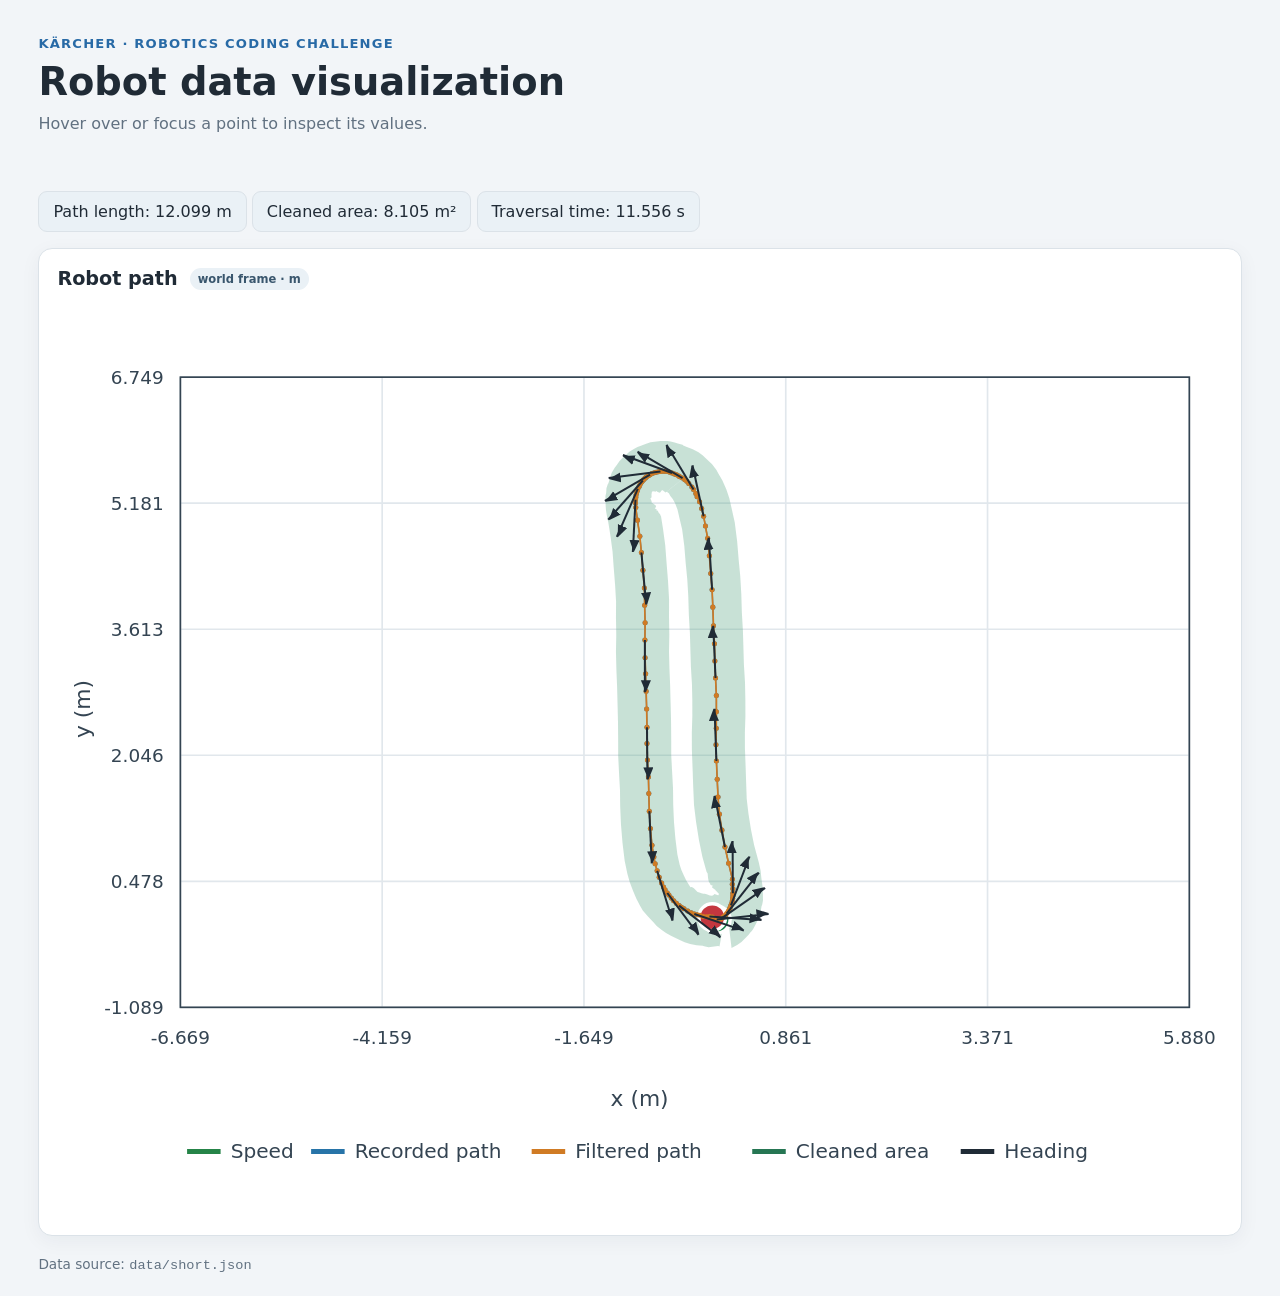
<file: docs/index.html>
<!doctype html>
<html lang="en">
  <head>
    <meta charset="utf-8">
    <meta name="viewport" content="width=device-width, initial-scale=1">
    <meta name="description" content="Interactive robot path, footprint, and cleaning gadget visualization.">
    <title>Kärcher Robotics Challenge — Data Visualization</title>
    <link rel="stylesheet" href="styles.css">
    <script src="visualization.js?v=14" defer></script>
  </head>
  <body>
    <main class="page">
      <header class="page-header">
        <p class="eyebrow">Kärcher · Robotics Coding Challenge</p>
        <h1>Robot data visualization</h1>
        <p class="intro">Hover over or focus a point to inspect its values.</p>
      </header>

      <p id="status" class="status" role="status">Loading visualization…</p>
      <p id="path-length" class="path-length" aria-live="polite" hidden></p>
      <p id="cleaned-area" class="path-length" aria-live="polite" hidden></p>
      <p id="traversal-time" class="path-length" aria-live="polite" hidden></p>

      <section class="plots" aria-label="Robot path visualization">
        <article class="plot-card">
          <h2>Robot path <span class="frame-tag">world frame · m</span></h2>
          <p id="current-speed" class="current-speed" role="status" aria-live="polite" hidden></p>
          <div class="plot-wrap">
            <svg id="path-plot" class="plot" viewBox="0 0 700 560" role="img" aria-label="Robot waypoints in the world frame"></svg>
            <div class="tooltip" role="status" hidden></div>
          </div>
        </article>
      </section>

      <footer>Data source: <code>data/short.json</code></footer>
    </main>
  </body>
</html>
</file>
<file: docs/styles.css>
:root {
  color-scheme: light;
  font-family: Inter, ui-sans-serif, system-ui, -apple-system, BlinkMacSystemFont, "Segoe UI", sans-serif;
  color: #202b36;
  background: #f2f5f8;
  font-synthesis: none;
  text-rendering: optimizeLegibility;
  --border: #dbe2e8;
  --muted: #617181;
  --blue: #286aa6;
}

* {
  box-sizing: border-box;
}

body {
  margin: 0;
}

.page {
  width: min(1500px, 100%);
  margin: 0 auto;
  padding: 36px clamp(16px, 3vw, 44px) 24px;
}

.page-header {
  margin-bottom: 24px;
}

.eyebrow {
  margin: 0 0 8px;
  color: var(--blue);
  font-size: 0.82rem;
  font-weight: 700;
  letter-spacing: 0.09em;
  text-transform: uppercase;
}

h1 {
  margin: 0;
  font-size: clamp(1.8rem, 3vw, 2.6rem);
}

.intro {
  margin: 10px 0 0;
  color: var(--muted);
}

.status {
  min-height: 1.4em;
  margin: 0 0 12px;
  color: var(--muted);
}

.status.error {
  color: #a32f34;
  font-weight: 600;
}

.plots {
  display: block;
}

.path-length {
  display: inline-flex;
  align-items: baseline;
  gap: 8px;
  margin: 0 0 16px;
  padding: 10px 14px;
  background: #eaf1f6;
  border: 1px solid var(--border);
  border-radius: 9px;
}

.plot-card {
  min-width: 0;
  padding: 14px 14px 6px;
  overflow: hidden;
  background: #fff;
  border: 1px solid var(--border);
  border-radius: 14px;
  box-shadow: 0 5px 20px rgb(23 42 58 / 5%);
}

.plot-card h2 {
  display: flex;
  flex-wrap: wrap;
  align-items: center;
  gap: 8px 12px;
  margin: 4px 4px 0;
  font-size: clamp(1rem, 1.5vw, 1.2rem);
}

.frame-tag {
  padding: 4px 8px;
  color: #39566d;
  background: #eaf1f6;
  border-radius: 999px;
  font-size: 0.72rem;
  font-weight: 650;
}

.current-speed {
  width: fit-content;
  margin: 8px 0 8px -14px;
  text-align: left;
  padding: 7px 11px;
  color: #173d2a;
  background: #e5f3e9;
  border: 1px solid #b8d9c1;
  border-radius: 8px;
  font-weight: 700;
  font-variant-numeric: tabular-nums;
}

.plot-wrap {
  position: relative;
}

.plot {
  display: block;
  width: 100%;
  height: auto;
  overflow: visible;
}

.plot text {
  font-family: inherit;
}

.plot-point {
  cursor: crosshair;
  outline: none;
}

.plot-point:focus-visible {
  stroke: #18232d;
  stroke-width: 3px;
}

.plot-legend-item {
  cursor: pointer;
}

.plot-legend-item:focus-visible {
  outline: 2px solid #18232d;
  outline-offset: 2px;
}

.plot-legend-item.is-hidden {
  opacity: 0.4;
}

.tooltip {
  position: absolute;
  z-index: 2;
  max-width: min(290px, calc(100% - 12px));
  padding: 8px 10px;
  color: #fff;
  background: #1d2935;
  border: 1px solid rgb(255 255 255 / 30%);
  border-radius: 7px;
  box-shadow: 0 4px 14px rgb(0 0 0 / 18%);
  font-size: 0.82rem;
  line-height: 1.4;
  pointer-events: none;
}

footer {
  margin-top: 20px;
  color: var(--muted);
  font-size: 0.85rem;
}

@media (max-width: 860px) {
  .path-length {
    display: flex;
    width: fit-content;
    flex-wrap: wrap;
  }

  .distance-statistics th,
  .distance-statistics td {
    padding: 9px 8px;
  }
}
</file>
<file: visualization/styles.css>
:root {
  color-scheme: light;
  font-family: Inter, ui-sans-serif, system-ui, -apple-system, BlinkMacSystemFont, "Segoe UI", sans-serif;
  color: #202b36;
  background: #f2f5f8;
  font-synthesis: none;
  text-rendering: optimizeLegibility;
  --border: #dbe2e8;
  --muted: #617181;
  --blue: #286aa6;
}

* {
  box-sizing: border-box;
}

body {
  margin: 0;
}

.page {
  width: min(1500px, 100%);
  margin: 0 auto;
  padding: 36px clamp(16px, 3vw, 44px) 24px;
}

.page-header {
  margin-bottom: 24px;
}

.eyebrow {
  margin: 0 0 8px;
  color: var(--blue);
  font-size: 0.82rem;
  font-weight: 700;
  letter-spacing: 0.09em;
  text-transform: uppercase;
}

h1 {
  margin: 0;
  font-size: clamp(1.8rem, 3vw, 2.6rem);
}

.intro {
  margin: 10px 0 0;
  color: var(--muted);
}

.status {
  min-height: 1.4em;
  margin: 0 0 12px;
  color: var(--muted);
}

.status.error {
  color: #a32f34;
  font-weight: 600;
}

.plots {
  display: block;
}

.path-length {
  display: inline-flex;
  align-items: baseline;
  gap: 8px;
  margin: 0 0 16px;
  padding: 10px 14px;
  background: #eaf1f6;
  border: 1px solid var(--border);
  border-radius: 9px;
}

.plot-card {
  min-width: 0;
  padding: 14px 14px 6px;
  overflow: hidden;
  background: #fff;
  border: 1px solid var(--border);
  border-radius: 14px;
  box-shadow: 0 5px 20px rgb(23 42 58 / 5%);
}

.plot-card h2 {
  display: flex;
  flex-wrap: wrap;
  align-items: center;
  gap: 8px 12px;
  margin: 4px 4px 0;
  font-size: clamp(1rem, 1.5vw, 1.2rem);
}

.frame-tag {
  padding: 4px 8px;
  color: #39566d;
  background: #eaf1f6;
  border-radius: 999px;
  font-size: 0.72rem;
  font-weight: 650;
}

.current-speed {
  width: fit-content;
  margin: 8px 0 8px -14px;
  text-align: left;
  padding: 7px 11px;
  color: #173d2a;
  background: #e5f3e9;
  border: 1px solid #b8d9c1;
  border-radius: 8px;
  font-weight: 700;
  font-variant-numeric: tabular-nums;
}

.plot-wrap {
  position: relative;
}

.plot {
  display: block;
  width: 100%;
  height: auto;
  overflow: visible;
}

.plot text {
  font-family: inherit;
}

.plot-point {
  cursor: crosshair;
  outline: none;
}

.plot-point:focus-visible {
  stroke: #18232d;
  stroke-width: 3px;
}

.plot-legend-item {
  cursor: pointer;
}

.plot-legend-item:focus-visible {
  outline: 2px solid #18232d;
  outline-offset: 2px;
}

.plot-legend-item.is-hidden {
  opacity: 0.4;
}

.tooltip {
  position: absolute;
  z-index: 2;
  max-width: min(290px, calc(100% - 12px));
  padding: 8px 10px;
  color: #fff;
  background: #1d2935;
  border: 1px solid rgb(255 255 255 / 30%);
  border-radius: 7px;
  box-shadow: 0 4px 14px rgb(0 0 0 / 18%);
  font-size: 0.82rem;
  line-height: 1.4;
  pointer-events: none;
}

footer {
  margin-top: 20px;
  color: var(--muted);
  font-size: 0.85rem;
}

@media (max-width: 860px) {
  .path-length {
    display: flex;
    width: fit-content;
    flex-wrap: wrap;
  }

  .distance-statistics th,
  .distance-statistics td {
    padding: 9px 8px;
  }
}
</file>
